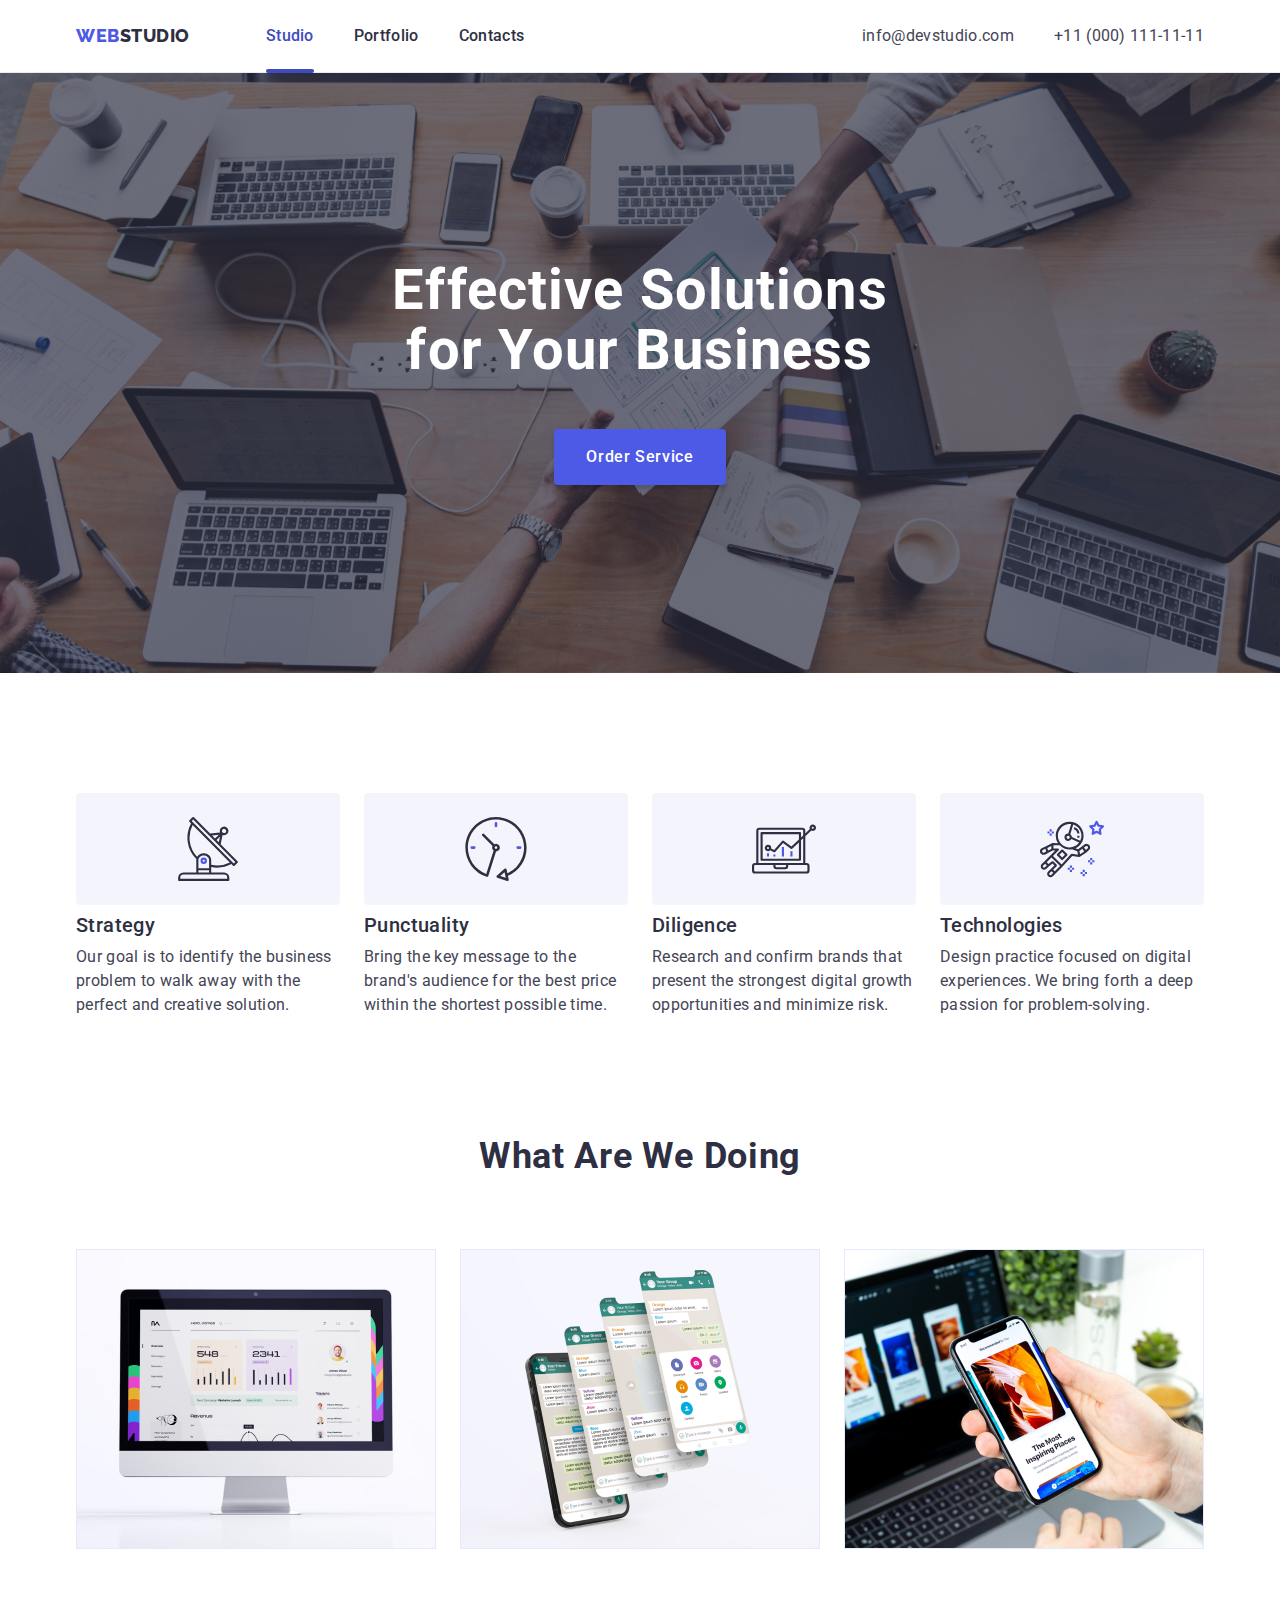
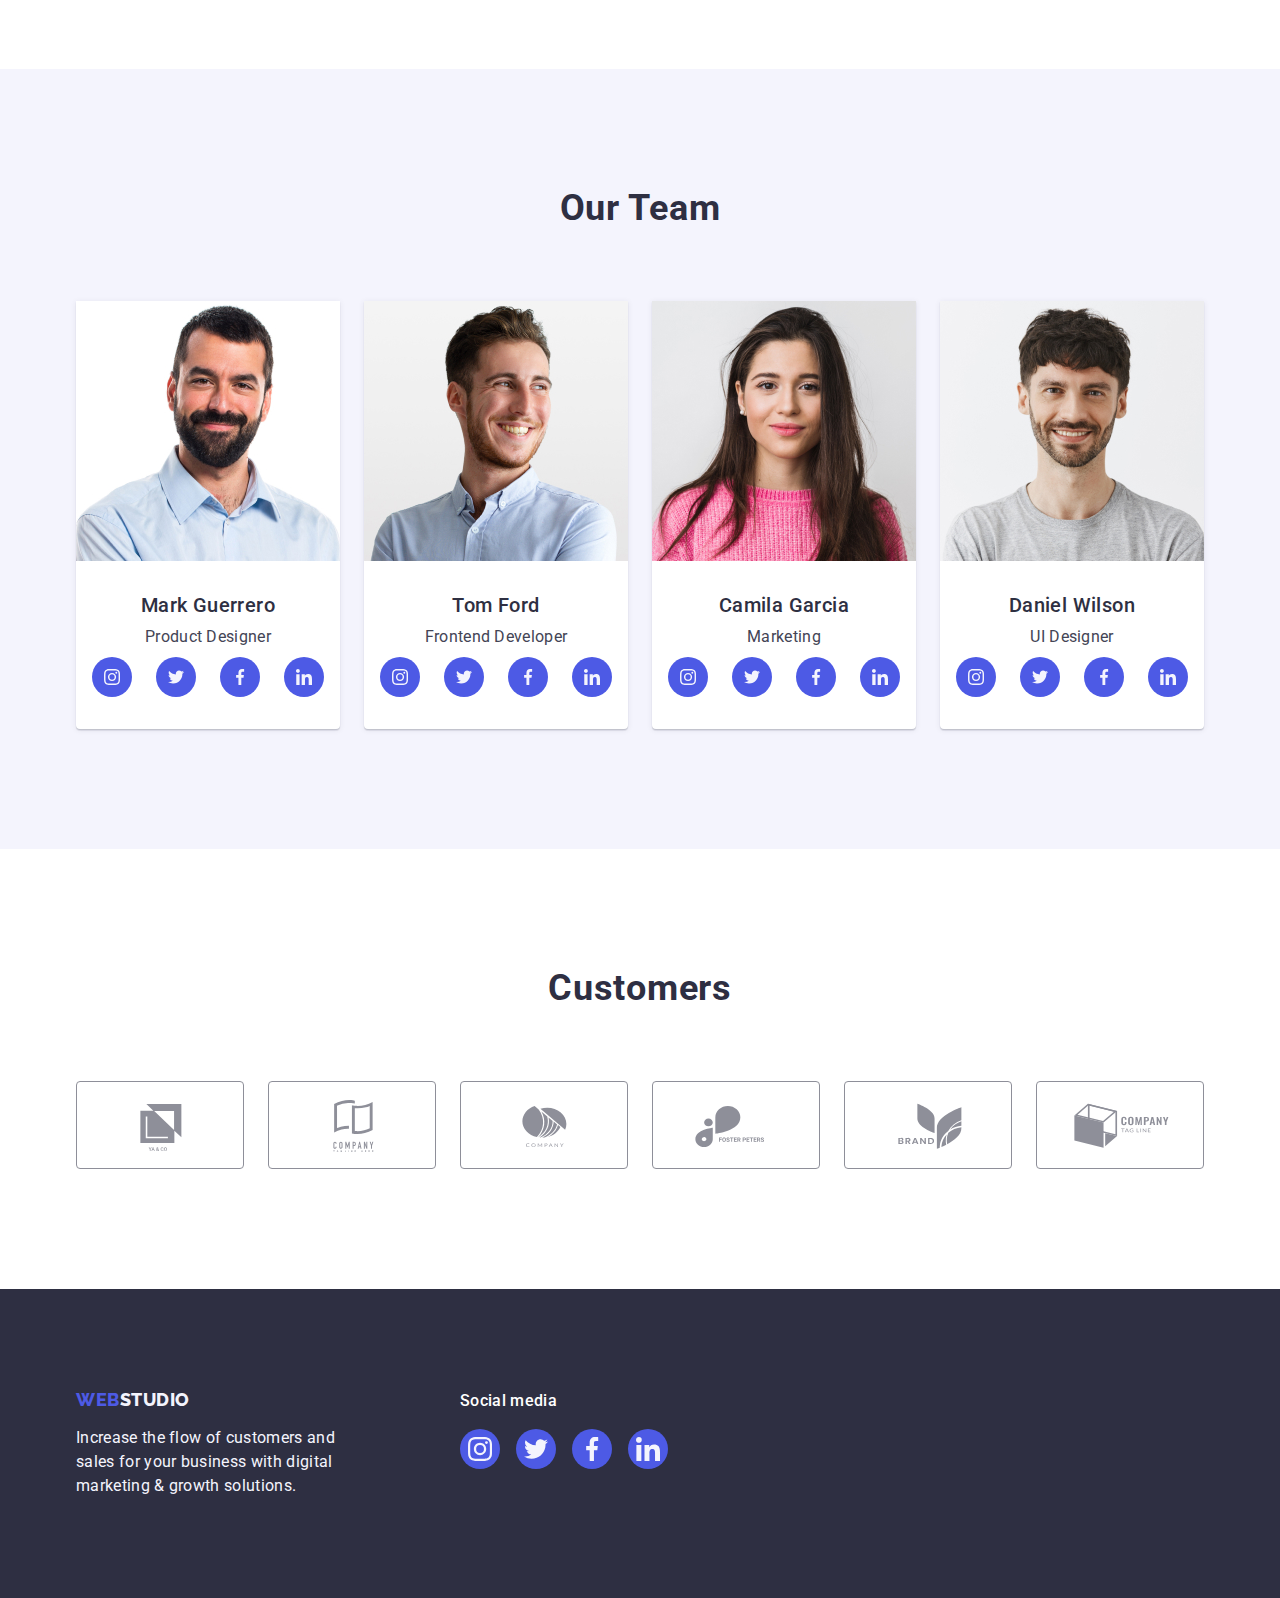
<file: index.html>
<!DOCTYPE html>
<html lang="en">
  <head>
    <meta charset="UTF-8" />
    <meta http-equiv="X-UA-Compatible" content="IE=edge" />
    <meta name="viewport" content="width=device-width, initial-scale=1.0" />

    <link rel="preconnect" href="https://fonts.googleapis.com" />
    <link rel="preconnect" href="https://fonts.gstatic.com" crossorigin />
    <link
      href="https://fonts.googleapis.com/css2?family=Raleway:wght@800&family=Roboto:wght@400;500;700;900&display=swap"
      rel="stylesheet"
    />
    <title>Document</title>
    <link
      rel="stylesheet"
      href="https://cdn.jsdelivr.net/npm/modern-normalize@2.0.0/modern-normalize.min.css"
    />
    <link rel="stylesheet" href="./css/styles.css" />
  </head>
  <body>
    <header class="header">
      <div class="container">
        <nav class="nav">
          <a href="./index.html" class="logo"
            >Web<span class="logo-span">Studio</span></a
          >
          <ul class="nav-menu">
            <li class="nav-menu-item">
              <a href="./index.html" class="nav-menu-link current">Studio</a>
            </li>
            <li class="nav-menu-item">
              <a href="./portfolio.html" class="nav-menu-link">Portfolio</a>
            </li>
            <li class="nav-menu-item">
              <a href="" class="nav-menu-link">Contacts</a>
            </li>
          </ul>
        </nav>
        <address class="header-address">
          <ul class="header-address-list">
            <li class="header-address-item">
              <a href="mailto:info@devstudio.com" class="header-address-link"
                >info@devstudio.com</a
              >
            </li>
            <li class="header-address-item">
              <a href="tel:+110001111111" class="header-address-link"
                >+11 (000) 111-11-11</a
              >
            </li>
          </ul>
        </address>
      </div>
    </header>
    <main>
      <section class="hero">
        <div class="container">
          <h1 class="hero-title">Effective Solutions for Your Business</h1>
          <button type="button" class="hero-btn" data-modal-open>
            Order Service
          </button>
        </div>
      </section>
      <section class="mission">
        <div class="container">
          <h2 class="visually-hidden mission-title">Our Mission</h2>
          <ul class="mission-list">
            <li class="mission-item">
              <div class="mission-item-icon-box">
                <svg class="mission-item-icon" width="64" height="64">
                  <use href="./images/icons.svg#icon-mission-icon-first"></use>
                </svg>
              </div>
              <h3 class="sub-title">Strategy</h3>
              <p class="mission-item-text">
                Our goal is to identify the business problem to walk away with
                the perfect and creative solution.
              </p>
            </li>
            <li class="mission-item">
              <div class="mission-item-icon-box">
                <svg class="mission-item-icon" width="64" height="64">
                  <use href="./images/icons.svg#icon-mission-icon-second"></use>
                </svg>
              </div>
              <h3 class="sub-title">Punctuality</h3>
              <p class="mission-item-text">
                Bring the key message to the brand's audience for the best price
                within the shortest possible time.
              </p>
            </li>
            <li class="mission-item">
              <div class="mission-item-icon-box">
                <svg class="mission-item-icon" width="64" height="64">
                  <use href="./images/icons.svg#icon-mission-icon-third"></use>
                </svg>
              </div>
              <h3 class="sub-title">Diligence</h3>
              <p class="mission-item-text">
                Research and confirm brands that present the strongest digital
                growth opportunities and minimize risk.
              </p>
            </li>
            <li class="mission-item">
              <div class="mission-item-icon-box">
                <svg class="mission-item-icon" width="64" height="64">
                  <use href="./images/icons.svg#icon-mission-icon-fourth"></use>
                </svg>
              </div>
              <h3 class="sub-title">Technologies</h3>
              <p class="mission-item-text">
                Design practice focused on digital experiences. We bring forth a
                deep passion for problem-solving.
              </p>
            </li>
          </ul>
        </div>
      </section>
      <section class="doing">
        <div class="container">
          <h2 class="section-title">What are we doing</h2>
          <ul class="doing-list">
            <li class="doing-item">
              <img
                src="./images/img-1.jpg"
                alt="computer"
                width="360"
                height="300"
                class="doing-item-img"
              />
            </li>
            <li class="doing-item">
              <img
                src="./images/img-2.jpg"
                alt="phones"
                width="360"
                height="300"
                class="doing-item-img"
              />
            </li>
            <li class="doing-item">
              <img
                src="./images/img-3.jpg"
                alt="phone and computer"
                width="360"
                height="300"
                class="doing-item-img"
              />
            </li>
          </ul>
        </div>
      </section>
      <section class="team">
        <div class="container">
          <h2 class="section-title">Our Team</h2>
          <ul class="team-list">
            <li class="team-item">
              <img
                src="./images/img-4.jpg"
                alt="team member photo"
                width="264"
                height="260"
                class="team-item-img"
              />
              <div class="team-item-box">
                <h3 class="sub-title">Mark Guerrero</h3>
                <p class="team-item-text">Product Designer</p>
                <ul class="social-list">
                  <li class="social-item">
                    <a href="" class="social-item-link">
                      <svg class="social-item-icon" width="16" height="16">
                        <use
                          href="./images/icons.svg#icon-social-icon-first"
                        ></use>
                      </svg>
                    </a>
                  </li>
                  <li class="social-item">
                    <a href="" class="social-item-link">
                      <svg class="social-item-icon" width="16" height="16">
                        <use
                          href="./images/icons.svg#icon-social-icon-second"
                        ></use>
                      </svg>
                    </a>
                  </li>
                  <li class="social-item">
                    <a href="" class="social-item-link">
                      <svg class="social-item-icon" width="16" height="16">
                        <use
                          href="./images/icons.svg#icon-social-icon-third"
                        ></use>
                      </svg>
                    </a>
                  </li>
                  <li class="social-item">
                    <a href="" class="social-item-link">
                      <svg class="social-item-icon" width="16" height="16">
                        <use
                          href="./images/icons.svg#icon-social-icon-fourth"
                        ></use>
                      </svg>
                    </a>
                  </li>
                </ul>
              </div>
            </li>
            <li class="team-item">
              <img
                src="./images/img-5.jpg"
                alt="team member photo"
                width="264"
                height="260"
                class="team-item-img"
              />
              <div class="team-item-box">
                <h3 class="sub-title">Tom Ford</h3>
                <p class="team-item-text">Frontend Developer</p>
                <ul class="social-list">
                  <li class="social-item">
                    <a href="" class="social-item-link">
                      <svg class="social-item-icon" width="16" height="16">
                        <use
                          href="./images/icons.svg#icon-social-icon-first"
                        ></use>
                      </svg>
                    </a>
                  </li>
                  <li class="social-item">
                    <a href="" class="social-item-link">
                      <svg class="social-item-icon" width="16" height="16">
                        <use
                          href="./images/icons.svg#icon-social-icon-second"
                        ></use>
                      </svg>
                    </a>
                  </li>
                  <li class="social-item">
                    <a href="" class="social-item-link">
                      <svg class="social-item-icon" width="16" height="16">
                        <use
                          href="./images/icons.svg#icon-social-icon-third"
                        ></use>
                      </svg>
                    </a>
                  </li>
                  <li class="social-item">
                    <a href="" class="social-item-link">
                      <svg class="social-item-icon" width="16" height="16">
                        <use
                          href="./images/icons.svg#icon-social-icon-fourth"
                        ></use>
                      </svg>
                    </a>
                  </li>
                </ul>
              </div>
            </li>
            <li class="team-item">
              <img
                src="./images/img-6.jpg"
                alt="team member photo"
                width="264"
                height="260"
                class="team-item-img"
              />
              <div class="team-item-box">
                <h3 class="sub-title">Camila Garcia</h3>
                <p class="team-item-text">Marketing</p>
                <ul class="social-list">
                  <li class="social-item">
                    <a href="" class="social-item-link">
                      <svg class="social-item-icon" width="16" height="16">
                        <use
                          href="./images/icons.svg#icon-social-icon-first"
                        ></use>
                      </svg>
                    </a>
                  </li>
                  <li class="social-item">
                    <a href="" class="social-item-link">
                      <svg class="social-item-icon" width="16" height="16">
                        <use
                          href="./images/icons.svg#icon-social-icon-second"
                        ></use>
                      </svg>
                    </a>
                  </li>
                  <li class="social-item">
                    <a href="" class="social-item-link">
                      <svg class="social-item-icon" width="16" height="16">
                        <use
                          href="./images/icons.svg#icon-social-icon-third"
                        ></use>
                      </svg>
                    </a>
                  </li>
                  <li class="social-item">
                    <a href="" class="social-item-link">
                      <svg class="social-item-icon" width="16" height="16">
                        <use
                          href="./images/icons.svg#icon-social-icon-fourth"
                        ></use>
                      </svg>
                    </a>
                  </li>
                </ul>
              </div>
            </li>
            <li class="team-item">
              <img
                src="./images/img-7.jpg"
                alt="team member photo"
                width="264"
                height="260"
                class="team-item-img"
              />
              <div class="team-item-box">
                <h3 class="sub-title">Daniel Wilson</h3>
                <p class="team-item-text">UI Designer</p>
                <ul class="social-list">
                  <li class="social-item">
                    <a href="" class="social-item-link">
                      <svg class="social-item-icon" width="16" height="16">
                        <use
                          href="./images/icons.svg#icon-social-icon-first"
                        ></use>
                      </svg>
                    </a>
                  </li>
                  <li class="social-item">
                    <a href="" class="social-item-link">
                      <svg class="social-item-icon" width="16" height="16">
                        <use
                          href="./images/icons.svg#icon-social-icon-second"
                        ></use>
                      </svg>
                    </a>
                  </li>
                  <li class="social-item">
                    <a href="" class="social-item-link">
                      <svg class="social-item-icon" width="16" height="16">
                        <use
                          href="./images/icons.svg#icon-social-icon-third"
                        ></use>
                      </svg>
                    </a>
                  </li>
                  <li class="social-item">
                    <a href="" class="social-item-link">
                      <svg class="social-item-icon" width="16" height="16">
                        <use
                          href="./images/icons.svg#icon-social-icon-fourth"
                        ></use>
                      </svg>
                    </a>
                  </li>
                </ul>
              </div>
            </li>
          </ul>
        </div>
      </section>
      <section class="customers">
        <div class="container">
          <h2 class="section-title">Customers</h2>
          <ul class="customers-list">
            <li class="customers-item">
              <a href="" class="customers-box">
                <svg class="customers-icon" width="104" height="56">
                  <use
                    href="./images/icons.svg#icon-customers-icon-first"
                  ></use>
                </svg>
              </a>
            </li>
            <li class="customers-item">
              <a href="" class="customers-box">
                <svg class="customers-icon" width="104" height="56">
                  <use
                    href="./images/icons.svg#icon-customers-icon-second"
                  ></use>
                </svg>
              </a>
            </li>
            <li class="customers-item">
              <a href="" class="customers-box">
                <svg class="customers-icon" width="104" height="56">
                  <use
                    href="./images/icons.svg#icon-customers-icon-third"
                  ></use>
                </svg>
              </a>
            </li>
            <li class="customers-item">
              <a href="" class="customers-box">
                <svg class="customers-icon" width="104" height="56">
                  <use
                    href="./images/icons.svg#icon-customers-icon-fourth"
                  ></use>
                </svg>
              </a>
            </li>
            <li class="customers-item">
              <a href="" class="customers-box">
                <svg class="customers-icon" width="104" height="56">
                  <use
                    href="./images/icons.svg#icon-customers-icon-fifth"
                  ></use>
                </svg>
              </a>
            </li>
            <li class="customers-item">
              <a href="" class="customers-box">
                <svg class="customers-icon" width="104" height="56">
                  <use
                    href="./images/icons.svg#icon-customers-icon-sixth"
                  ></use>
                </svg>
              </a>
            </li>
          </ul>
        </div>
      </section>
    </main>
    <footer class="footer">
      <div class="container">
        <div class="footer-box-left">
          <a href="./index.html" class="logo"
            >Web<span class="footer-logo-span">Studio</span></a
          >
          <p class="footer-text">
            Increase the flow of customers and sales for your business with
            digital marketing & growth solutions.
          </p>
        </div>
        <div class="footer-box-right">
          <p class="footer-box-text">Social media</p>
          <ul class="social-list footer-social-list">
            <li class="social-item">
              <a href="" class="social-item-link">
                <svg class="social-item-icon" width="24" height="24">
                  <use href="./images/icons.svg#icon-social-icon-first"></use>
                </svg>
              </a>
            </li>
            <li class="social-item">
              <a href="" class="social-item-link">
                <svg class="social-item-icon" width="24" height="24">
                  <use href="./images/icons.svg#icon-social-icon-second"></use>
                </svg>
              </a>
            </li>
            <li class="social-item">
              <a href="" class="social-item-link">
                <svg class="social-item-icon" width="24" height="24">
                  <use href="./images/icons.svg#icon-social-icon-third"></use>
                </svg>
              </a>
            </li>
            <li class="social-item">
              <a href="" class="social-item-link">
                <svg class="social-item-icon" width="24" height="24">
                  <use href="./images/icons.svg#icon-social-icon-fourth"></use>
                </svg>
              </a>
            </li>
          </ul>
        </div>
      </div>
    </footer>
    <div class="backdrop is-hidden" data-modal>
      <div class="modal">
        <button class="modal-btn" type="button" data-modal-close>
          <svg class="modal-btn-svg" width="8" height="8">
            <use href="./images/icons.svg#icon-close"></use>
          </svg>
        </button>
      </div>
    </div>
    <script src="./js/modal.js"></script>
  </body>
</html>
</file>
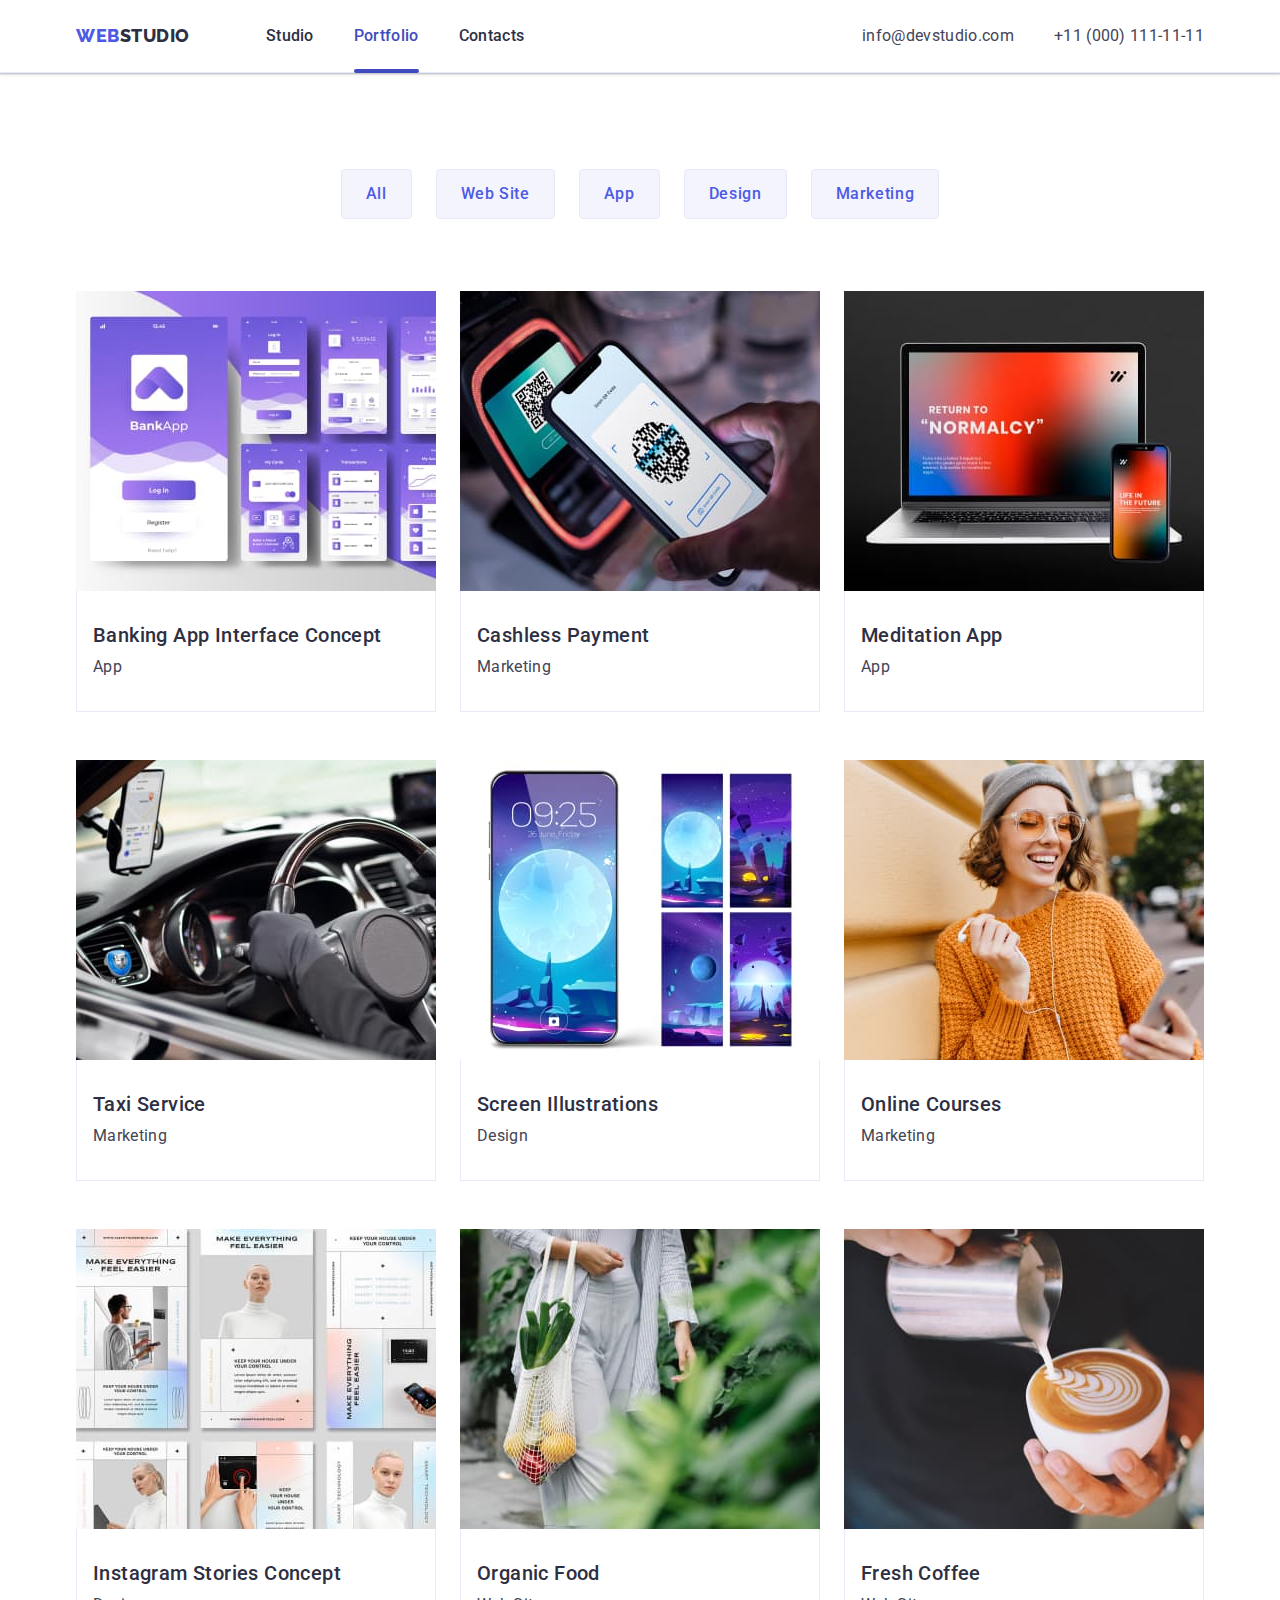
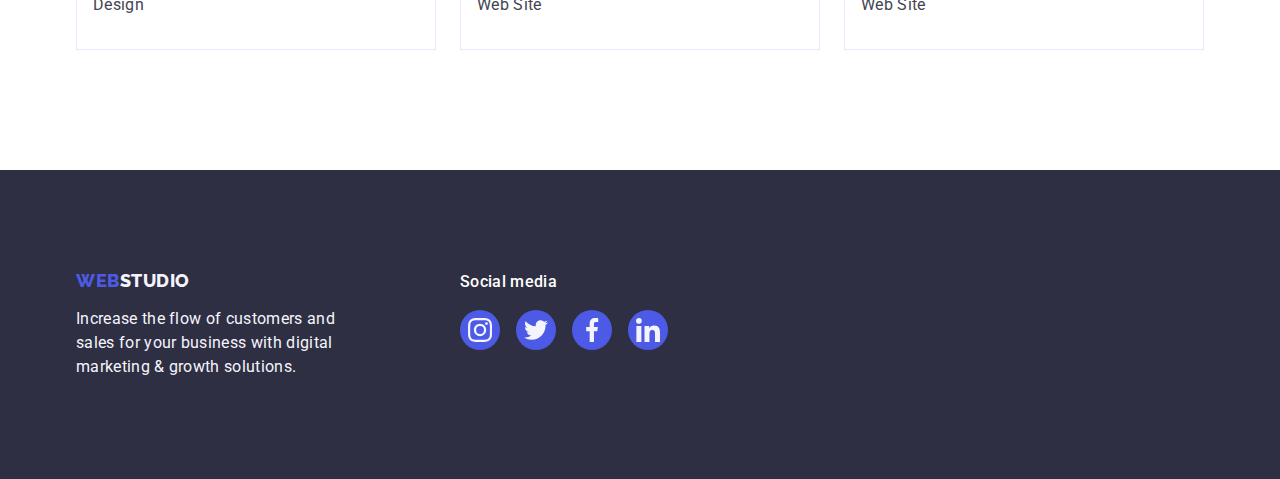
<file: portfolio.html>
<!DOCTYPE html>
<html lang="en">
  <head>
    <meta charset="UTF-8" />
    <meta http-equiv="X-UA-Compatible" content="IE=edge" />
    <meta name="viewport" content="width=device-width, initial-scale=1.0" />

    <link rel="preconnect" href="https://fonts.googleapis.com" />
    <link rel="preconnect" href="https://fonts.gstatic.com" crossorigin />
    <link
      href="https://fonts.googleapis.com/css2?family=Raleway:wght@800&family=Roboto:wght@400;500;700;900&display=swap"
      rel="stylesheet"
    />
    <title>Document</title>
    <link
      rel="stylesheet"
      href="https://cdn.jsdelivr.net/npm/modern-normalize@2.0.0/modern-normalize.min.css"
    />
    <link rel="stylesheet" href="./css/styles.css" />
  </head>
  <body>
    <header class="header">
      <div class="container">
        <nav class="nav">
          <a href="./index.html" class="logo"
            >Web<span class="logo-span">Studio</span></a
          >
          <ul class="nav-menu">
            <li class="nav-menu-item">
              <a href="./index.html" class="nav-menu-link">Studio</a>
            </li>
            <li class="nav-menu-item">
              <a href="./portfolio.html" class="nav-menu-link current"
                >Portfolio</a
              >
            </li>
            <li class="nav-menu-item">
              <a href="" class="nav-menu-link">Contacts</a>
            </li>
          </ul>
        </nav>
        <address class="header-address">
          <ul class="header-address-list">
            <li class="header-address-item">
              <a href="mailto:info@devstudio.com" class="header-address-link"
                >info@devstudio.com</a
              >
            </li>
            <li class="header-address-item">
              <a href="tel:+110001111111" class="header-address-link"
                >+11 (000) 111-11-11</a
              >
            </li>
          </ul>
        </address>
      </div>
    </header>
    <main>
      <section class="portfolio">
        <div class="container">
          <h1 class="visually-hidden">Portfolio</h1>
          <ul class="buttons-list">
            <li class="buttons-item">
              <button type="button" class="buttons-item-button">All</button>
            </li>
            <li class="buttons-item">
              <button type="button" class="buttons-item-button">
                Web Site
              </button>
            </li>
            <li class="buttons-item">
              <button type="button" class="buttons-item-button">App</button>
            </li>
            <li class="buttons-item">
              <button type="button" class="buttons-item-button">Design</button>
            </li>
            <li class="buttons-item">
              <button type="button" class="buttons-item-button">
                Marketing
              </button>
            </li>
          </ul>
          <ul class="portfolio-list">
            <li class="portfolio-item">
              <a href="" class="portfolio-link">
                <div class="portfolio-overlay-box">
                  <img
                    src="./images/card-img-1.jpg"
                    alt="Banking App Interface Concept"
                    width="360"
                    height="300"
                    class="portfolio-item-img"
                  />
                  <p class="portfolio-overlay-text">
                    14 Stylish and User-Friendly App Design Concepts · Task
                    Manager App · Calorie Tracker App · Exotic Fruit Ecommerce
                    App · Cloud Storage App
                  </p>
                </div>
                <div class="portfolio-item-box">
                  <h2 class="sub-title">Banking App Interface Concept</h2>
                  <p class="portfolio-item-text">App</p>
                </div>
              </a>
            </li>
            <li class="portfolio-item">
              <a href="" class="portfolio-link">
                <div class="portfolio-overlay-box">
                  <img
                    src="./images/card-img-2.jpg"
                    alt="Banking App Interface Concept"
                    width="360"
                    height="300"
                    class="portfolio-item-img"
                  />
                  <p class="portfolio-overlay-text">
                    14 Stylish and User-Friendly App Design Concepts · Task
                    Manager App · Calorie Tracker App · Exotic Fruit Ecommerce
                    App · Cloud Storage App
                  </p>
                </div>
                <div class="portfolio-item-box">
                  <h2 class="sub-title">Cashless Payment</h2>
                  <p class="portfolio-item-text">Marketing</p>
                </div>
              </a>
            </li>
            <li class="portfolio-item">
              <a href="" class="portfolio-link">
                <div class="portfolio-overlay-box">
                  <img
                    src="./images/card-img-3.jpg"
                    alt="Banking App Interface Concept"
                    width="360"
                    height="300"
                    class="portfolio-item-img"
                  />
                  <p class="portfolio-overlay-text">
                    14 Stylish and User-Friendly App Design Concepts · Task
                    Manager App · Calorie Tracker App · Exotic Fruit Ecommerce
                    App · Cloud Storage App
                  </p>
                </div>
                <div class="portfolio-item-box">
                  <h2 class="sub-title">Meditation App</h2>
                  <p class="portfolio-item-text">App</p>
                </div>
              </a>
            </li>
            <li class="portfolio-item">
              <a href="" class="portfolio-link">
                <div class="portfolio-overlay-box">
                  <img
                    src="./images/card-img-4.jpg"
                    alt="Banking App Interface Concept"
                    width="360"
                    height="300"
                    class="portfolio-item-img"
                  />
                  <p class="portfolio-overlay-text">
                    14 Stylish and User-Friendly App Design Concepts · Task
                    Manager App · Calorie Tracker App · Exotic Fruit Ecommerce
                    App · Cloud Storage App
                  </p>
                </div>
                <div class="portfolio-item-box">
                  <h2 class="sub-title">Taxi Service</h2>
                  <p class="portfolio-item-text">Marketing</p>
                </div>
              </a>
            </li>
            <li class="portfolio-item">
              <a href="" class="portfolio-link">
                <div class="portfolio-overlay-box">
                  <img
                    src="./images/card-img-5.jpg"
                    alt="Banking App Interface Concept"
                    width="360"
                    height="300"
                    class="portfolio-item-img"
                  />
                  <p class="portfolio-overlay-text">
                    14 Stylish and User-Friendly App Design Concepts · Task
                    Manager App · Calorie Tracker App · Exotic Fruit Ecommerce
                    App · Cloud Storage App
                  </p>
                </div>
                <div class="portfolio-item-box">
                  <h2 class="sub-title">Screen Illustrations</h2>
                  <p class="portfolio-item-text">Design</p>
                </div>
              </a>
            </li>
            <li class="portfolio-item">
              <a href="" class="portfolio-link">
                <div class="portfolio-overlay-box">
                  <img
                    src="./images/card-img-6.jpg"
                    alt="Banking App Interface Concept"
                    width="360"
                    height="300"
                    class="portfolio-item-img"
                  />
                  <p class="portfolio-overlay-text">
                    14 Stylish and User-Friendly App Design Concepts · Task
                    Manager App · Calorie Tracker App · Exotic Fruit Ecommerce
                    App · Cloud Storage App
                  </p>
                </div>
                <div class="portfolio-item-box">
                  <h2 class="sub-title">Online Courses</h2>
                  <p class="portfolio-item-text">Marketing</p>
                </div>
              </a>
            </li>
            <li class="portfolio-item">
              <a href="" class="portfolio-link">
                <div class="portfolio-overlay-box">
                  <img
                    src="./images/card-img-7.jpg"
                    alt="Banking App Interface Concept"
                    width="360"
                    height="300"
                    class="portfolio-item-img"
                  />
                  <p class="portfolio-overlay-text">
                    14 Stylish and User-Friendly App Design Concepts · Task
                    Manager App · Calorie Tracker App · Exotic Fruit Ecommerce
                    App · Cloud Storage App
                  </p>
                </div>
                <div class="portfolio-item-box">
                  <h2 class="sub-title">Instagram Stories Concept</h2>
                  <p class="portfolio-item-text">Design</p>
                </div>
              </a>
            </li>
            <li class="portfolio-item">
              <a href="" class="portfolio-link">
                <div class="portfolio-overlay-box">
                  <img
                    src="./images/card-img-8.jpg"
                    alt="Banking App Interface Concept"
                    width="360"
                    height="300"
                    class="portfolio-item-img"
                  />
                  <p class="portfolio-overlay-text">
                    14 Stylish and User-Friendly App Design Concepts · Task
                    Manager App · Calorie Tracker App · Exotic Fruit Ecommerce
                    App · Cloud Storage App
                  </p>
                </div>
                <div class="portfolio-item-box">
                  <h2 class="sub-title">Organic Food</h2>
                  <p class="portfolio-item-text">Web Site</p>
                </div>
              </a>
            </li>
            <li class="portfolio-item">
              <a href="" class="portfolio-link">
                <div class="portfolio-overlay-box">
                  <img
                    src="./images/card-img-9.jpg"
                    alt="Banking App Interface Concept"
                    width="360"
                    height="300"
                    class="portfolio-item-img"
                  />
                  <p class="portfolio-overlay-text">
                    14 Stylish and User-Friendly App Design Concepts · Task
                    Manager App · Calorie Tracker App · Exotic Fruit Ecommerce
                    App · Cloud Storage App
                  </p>
                </div>
                <div class="portfolio-item-box">
                  <h2 class="sub-title">Fresh Coffee</h2>
                  <p class="portfolio-item-text">Web Site</p>
                </div>
              </a>
            </li>
          </ul>
        </div>
      </section>
    </main>
    <footer class="footer">
      <div class="container">
        <div class="footer-box-left">
          <a href="./index.html" class="logo"
            >Web<span class="footer-logo-span">Studio</span></a
          >
          <p class="footer-text">
            Increase the flow of customers and sales for your business with
            digital marketing & growth solutions.
          </p>
        </div>
        <div class="footer-box-right">
          <p class="footer-box-text">Social media</p>
          <ul class="social-list footer-social-list">
            <li class="social-item">
              <a href="" class="social-item-link">
                <svg class="social-item-icon" width="24" height="24">
                  <use href="./images/icons.svg#icon-social-icon-first"></use>
                </svg>
              </a>
            </li>
            <li class="social-item">
              <a href="" class="social-item-link">
                <svg class="social-item-icon" width="24" height="24">
                  <use href="./images/icons.svg#icon-social-icon-second"></use>
                </svg>
              </a>
            </li>
            <li class="social-item">
              <a href="" class="social-item-link">
                <svg class="social-item-icon" width="24" height="24">
                  <use href="./images/icons.svg#icon-social-icon-third"></use>
                </svg>
              </a>
            </li>
            <li class="social-item">
              <a href="" class="social-item-link">
                <svg class="social-item-icon" width="24" height="24">
                  <use href="./images/icons.svg#icon-social-icon-fourth"></use>
                </svg>
              </a>
            </li>
          </ul>
        </div>
      </div>
    </footer>
  </body>
</html>
</file>
<file: css/styles.css>
:root {
  --first-brand-color: #2e2f42;
  --second-brand-color: #4d5ae5;
  --third-brand-color: #f4f4fd;
  --fourth-brand-color: #e7e9fc;
  --fifth-brand-color: #404bbf;
  --sixth-brand-color: #8e8f99;
  --seventh-brand-color: #fcfcfc;
  --eighth-brand-color: #31d0aa;

  --main-text-color: #434455;
  --sub-text-color: #ffffff;

  --main-bg-color: #fff;

  --main-font-family: 'Roboto', sans-serif;
  --sub-font-family: 'Raleway', sans-serif;
}
*,
*::before,
*::after {
  margin: 0;
  box-sizing: border-box;
}
body {
  font-family: var(--main-font-family);
  color: var(--main-text-color);
  font-size: 16px;
  line-height: 1.5;
  font-weight: 400;
  letter-spacing: 0.02em;
  background-color: var(--main-bg-color);
}
p,
h1,
h2,
h3,
h4,
h5,
h6 {
  margin-top: 0;
  margin-bottom: 0;
}
ul {
  list-style: none;
  margin-top: 0;
  margin-bottom: 0;
  padding-left: 0;
}
a {
  text-decoration: none;
}
img {
  display: block;
  max-width: 100%;
  height: auto;
}
.visually-hidden {
  position: absolute;
  width: 1px;
  height: 1px;
  margin: -1px;
  border: 0;
  padding: 0;
  white-space: nowrap;
  clip-path: inset(100%);
  clip: rect(0 0 0 0);
  overflow: hidden;
}
.container {
  max-width: 1158px;
  padding-left: 15px;
  padding-right: 15px;
  margin: 0 auto;
}
.sub-title {
  font-weight: 500;
  font-size: 20px;
  line-height: 1.2;
  color: var(--first-brand-color);
  letter-spacing: 0.02em;
  margin-bottom: 8px;
}
.section-title {
  color: var(--first-brand-color);
  font-size: 36px;
  line-height: 1.11;
  text-transform: capitalize;
  text-align: center;
  letter-spacing: 0.02em;
  margin-bottom: 72px;
}
/* HEADER */

.logo {
  color: var(--second-brand-color);
  font-family: var(--sub-font-family);
  font-weight: 800;
  font-size: 18px;
  line-height: 1.17;
  text-transform: uppercase;
  letter-spacing: 0.03em;
  margin-right: 76px;
}
.logo-span {
  color: var(--first-brand-color);
}
.header {
  border-bottom: 1px solid var(--fourth-brand-color);
  box-shadow: 0px 2px 1px rgba(46, 47, 66, 0.08),
    0px 1px 1px rgba(46, 47, 66, 0.16), 0px 1px 6px rgba(46, 47, 66, 0.08);
}
.header .container {
  display: flex;
  align-items: center;
}
.nav {
  display: flex;
  align-items: center;
}
.nav-menu {
  display: flex;
}
.nav-menu-item:not(:last-child) {
  margin-right: 40px;
}
.nav-menu-link {
  font-weight: 500;
  color: var(--first-brand-color);
  padding: 24px 0;
  display: block;
  transition: color 250ms cubic-bezier(0.4, 0, 0.2, 1);
}
.nav-menu-link:hover,
.nav-menu-link:focus {
  color: var(--fifth-brand-color);
}
.header-address {
  font-style: normal;
  margin-left: auto;
}
.header-address-list {
  display: flex;
}
.header-address-item:not(:last-child) {
  margin-right: 40px;
}
.header-address-link {
  font-family: var(--main-font-family);
  color: var(--main-text-color);
  font-size: 16px;
  line-height: 1.5;
  font-weight: 400;
  transition: color 250ms cubic-bezier(0.4, 0, 0.2, 1);
}
.header-address-link:hover,
.header-address-link:focus {
  color: var(--fifth-brand-color);
}
.current {
  position: relative;
  color: var(--fifth-brand-color);
}
.current::after {
  position: absolute;
  content: '';
  width: 100%;
  height: 4px;
  border-radius: 2px;
  background-color: var(--fifth-brand-color);
  bottom: -1px;
  left: 0;
}
/* HERO */
.hero {
  background-image: linear-gradient(
      to bottom,
      rgba(46, 47, 66, 0.7),
      rgba(46, 47, 66, 0.7)
    ),
    url('../images/bg.jpg');
  background-repeat: no-repeat;
  background-position: center;
  background-size: cover;
  padding: 188px 0;
  max-width: 1440px;
  margin: 0 auto;
}
.hero-title {
  text-align: center;
  font-size: 56px;
  line-height: 1.07;
  color: var(--sub-text-color);
  letter-spacing: 0.02em;
  max-width: 496px;
  margin: 0 auto 48px;
}
.hero-btn {
  font-weight: 500;
  color: var(--sub-text-color);
  background-color: var(--second-brand-color);
  letter-spacing: 0.04em;
  line-height: 1.5;
  font-family: var(--main-font-family);
  font-size: 16px;
  cursor: pointer;
  margin: 0 auto;
  border: none;
  padding: 16px 32px;
  box-shadow: 0px 4px 4px rgba(0, 0, 0, 0.15);
  border-radius: 4px;
  display: block;
  min-width: 169px;
  transition: background-color 250ms cubic-bezier(0.4, 0, 0.2, 1);
}
.hero-btn:hover,
.hero-btn:focus {
  background-color: var(--fifth-brand-color);
}

/* MISSION */
.mission {
  padding-top: 120px;
  padding-bottom: 120px;
}
.mission-list {
  display: flex;
  gap: 24px;
}
.mission-item {
  width: calc((100% - 72px) / 4);
}
.mission-item-icon-box {
  background-color: var(--third-brand-color);
  height: 112px;
  display: flex;
  align-items: center;
  justify-content: center;
  margin-bottom: 8px;
  border-radius: 4px;
}
/* DOING */
.doing {
  padding-bottom: 120px;
}
.doing-list {
  display: flex;
  gap: 24px;
}
.doing-item {
  width: calc((100% - 48px) / 3);
}
/* TEAM */
.team {
  background-color: var(--third-brand-color);
  padding-top: 120px;
  padding-bottom: 120px;
}
.team-list {
  display: flex;
  gap: 24px;
}
.team-item {
  background-color: var(--main-bg-color);
  width: calc((100% - 72px) / 4);
  border-radius: 0px 0px 4px 4px;
  box-shadow: 0px 1px 6px rgba(46, 47, 66, 0.08),
    0px 1px 1px rgba(46, 47, 66, 0.16), 0px 2px 1px rgba(46, 47, 66, 0.08);
}
.team-item-box {
  padding: 32px 0;
  text-align: center;
}
.team-item-text {
  font-size: 16px;
  margin-bottom: 8px;
}
.social-list {
  display: flex;
  gap: 24px;
  justify-content: center;
}
.social-item {
  width: 40px;
  height: 40px;
}
.social-item-link {
  background-color: var(--second-brand-color);
  width: 100%;
  height: 100%;
  border-radius: 50%;
  display: flex;
  align-items: center;
  justify-content: center;
  transition: background-color 250ms cubic-bezier(0.4, 0, 0.2, 1);
}
.social-item-link:hover,
.social-item-link:focus {
  background-color: var(--fifth-brand-color);
}
.footer-social-list .social-item-link:hover,
.footer-social-list .social-item-link:focus {
  background-color: var(--eighth-brand-color);
}
.social-item-icon {
  fill: var(--third-brand-color);
}
/* FOOTER */
.footer {
  padding-top: 100px;
  padding-bottom: 100px;
  background-color: var(--first-brand-color);
}
.footer .container {
  display: flex;
  align-items: baseline;
}
.footer .logo {
  margin-bottom: 16px;
  display: inline-block;
}
.footer-logo-span {
  color: var(--third-brand-color);
}
.footer-text {
  color: var(--third-brand-color);
}
.footer-box-left {
  max-width: 264px;
  margin-right: 120px;
}
.footer-box-text {
  margin-bottom: 16px;
  color: var(--sub-text-color);
  font-weight: 500;
}
.social-list.footer-social-list {
  gap: 16px;
}
/* PORTFOLIO */
.portfolio {
  padding-top: 96px;
  padding-bottom: 120px;
}
.buttons-item-button {
  font-weight: 500;
  color: var(--second-brand-color);
  background-color: var(--third-brand-color);
  letter-spacing: 0.04em;
  font-family: var(--main-font-family);
  font-size: 16px;
  cursor: pointer;
  line-height: 1.5;
  padding: 12px 24px;
  border: none;
  border: 1px solid var(--fourth-brand-color);
  border-radius: 4px;
  transition: color 250ms cubic-bezier(0.4, 0, 0.2, 1),
    background-color 250ms cubic-bezier(0.4, 0, 0.2, 1),
    border-color 250ms cubic-bezier(0.4, 0, 0.2, 1),
    box-shadow 250ms cubic-bezier(0.4, 0, 0.2, 1);
}
.buttons-item-button:hover,
.buttons-item-button:focus {
  background-color: var(--fifth-brand-color);
  color: var(--sub-text-color);
  box-shadow: 0px 3px 1px rgba(0, 0, 0, 0.1), 0px 2px 1px rgba(0, 0, 0, 0.08),
    0px 2px 2px rgba(0, 0, 0, 0.12);
  border-color: transparent;
}
.portfolio-list {
  display: flex;
  flex-wrap: wrap;
  gap: 48px 24px;
}
.portfolio-item {
  background-color: var(--main-bg-color);
  width: calc((100% - 48px) / 3);
}
.portfolio-item-text {
  color: var(--main-text-color);
}
.portfolio-link {
  display: block;
  transition: box-shadow 250ms cubic-bezier(0.4, 0, 0.2, 1);
}
.portfolio-link:hover,
.portfolio-link:focus {
  box-shadow: 0px 1px 6px rgba(46, 47, 66, 0.08),
    0px 1px 1px rgba(46, 47, 66, 0.16), 0px 2px 1px rgba(46, 47, 66, 0.08);
}
.buttons-list {
  display: flex;
  justify-content: center;
  gap: 24px;
  margin-bottom: 72px;
}
.portfolio-item-box {
  padding: 32px 16px;
  border: 1px solid var(--fourth-brand-color);
  border-top: none;
}
.portfolio-overlay-box {
  position: relative;
  overflow: hidden;
}
.portfolio-overlay-text {
  color: var(--third-brand-color);
  background-color: var(--second-brand-color);
  position: absolute;
  height: 100%;
  width: 100%;
  padding: 40px 32px;
  top: 0;
  left: 0;
  transform: translateY(100%);
  transition: transform 250ms cubic-bezier(0.4, 0, 0.2, 1);
}
.portfolio-link:hover .portfolio-overlay-text,
.portfolio-link:focus .portfolio-overlay-text {
  transform: translateY(0);
}
/* CUSTOMERS */
.customers {
  padding-top: 120px;
  padding-bottom: 120px;
}
.customers-list {
  display: flex;
  gap: 24px;
}
.customers-box {
  width: 168px;
  height: 88px;
  border: 1px solid var(--sixth-brand-color);
  border-radius: 4px;
  display: flex;
  align-items: center;
  justify-content: center;
  transition: border-color 250ms cubic-bezier(0.4, 0, 0.2, 1),
    color 250ms cubic-bezier(0.4, 0, 0.2, 1);
  color: var(--sixth-brand-color);
}
.customers-icon {
  fill: currentColor;
}
.customers-box:hover,
.customers-box:focus {
  border-color: var(--fifth-brand-color);
  color: var(--fifth-brand-color);
}
/* MODAL */
.backdrop {
  width: 100vw;
  height: 100vh;
  position: fixed;
  background: rgba(46, 47, 66, 0.4);
  top: 0;
  z-index: 2;
  transition: visibility 250ms cubic-bezier(0.4, 0, 0.2, 1),
    opacity 250ms cubic-bezier(0.4, 0, 0.2, 1);
}
.modal {
  position: absolute;
  top: 50%;
  left: 50%;
  transform: translate(-50%, -50%) scale(1);
  width: 408px;
  min-height: 584px;
  background: var(--seventh-brand-color);
  box-shadow: 0px 1px 1px rgba(0, 0, 0, 0.14), 0px 1px 3px rgba(0, 0, 0, 0.12),
    0px 2px 1px rgba(0, 0, 0, 0.2);
  border-radius: 4px;
  transition: transform 250ms cubic-bezier(0.4, 0, 0.2, 1);
}
.modal-btn {
  position: absolute;
  width: 24px;
  height: 24px;
  border-radius: 50%;
  top: 24px;
  right: 24px;
  border: 1px solid rgba(0, 0, 0, 0.1);
  background-color: var(--fourth-brand-color);
  display: flex;
  align-items: center;
  justify-content: center;
  cursor: pointer;
  padding: 0;
  transition: background-color 250ms cubic-bezier(0.4, 0, 0.2, 1),
    border 250ms cubic-bezier(0.4, 0, 0.2, 1);
}
.modal-btn:hover,
.modal-btn:focus {
  background-color: var(--fifth-brand-color);
  border: none;
}
.modal-btn-svg {
  fill: var(--first-brand-color);
  transition: fill 250ms cubic-bezier(0.4, 0, 0.2, 1);
}
.modal-btn:hover .modal-btn-svg,
.modal-btn:focus .modal-btn-svg {
  fill: var(--sub-text-color);
}
.is-hidden {
  visibility: hidden;
  opacity: 0;
  pointer-events: none;
}
.backdrop.is-hidden .modal {
  transform: translate(0, -50%);
}
</file>
